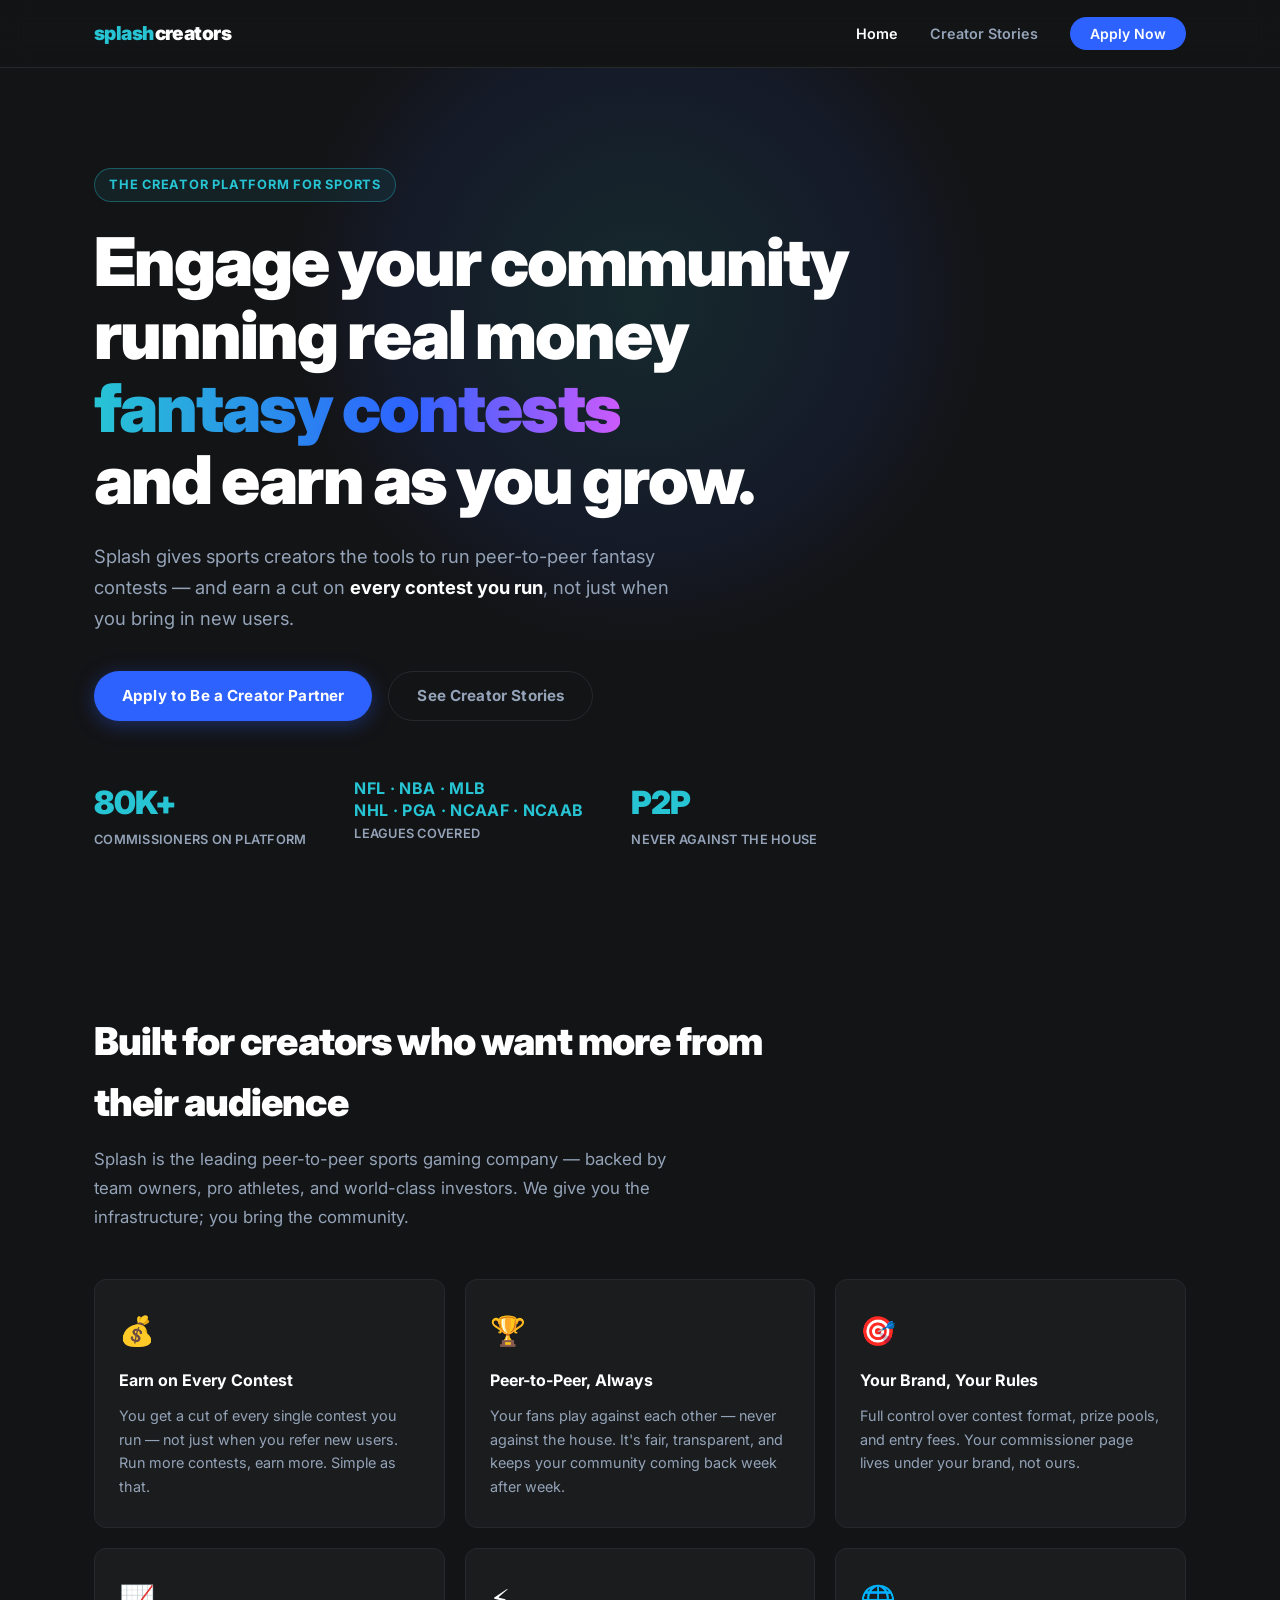
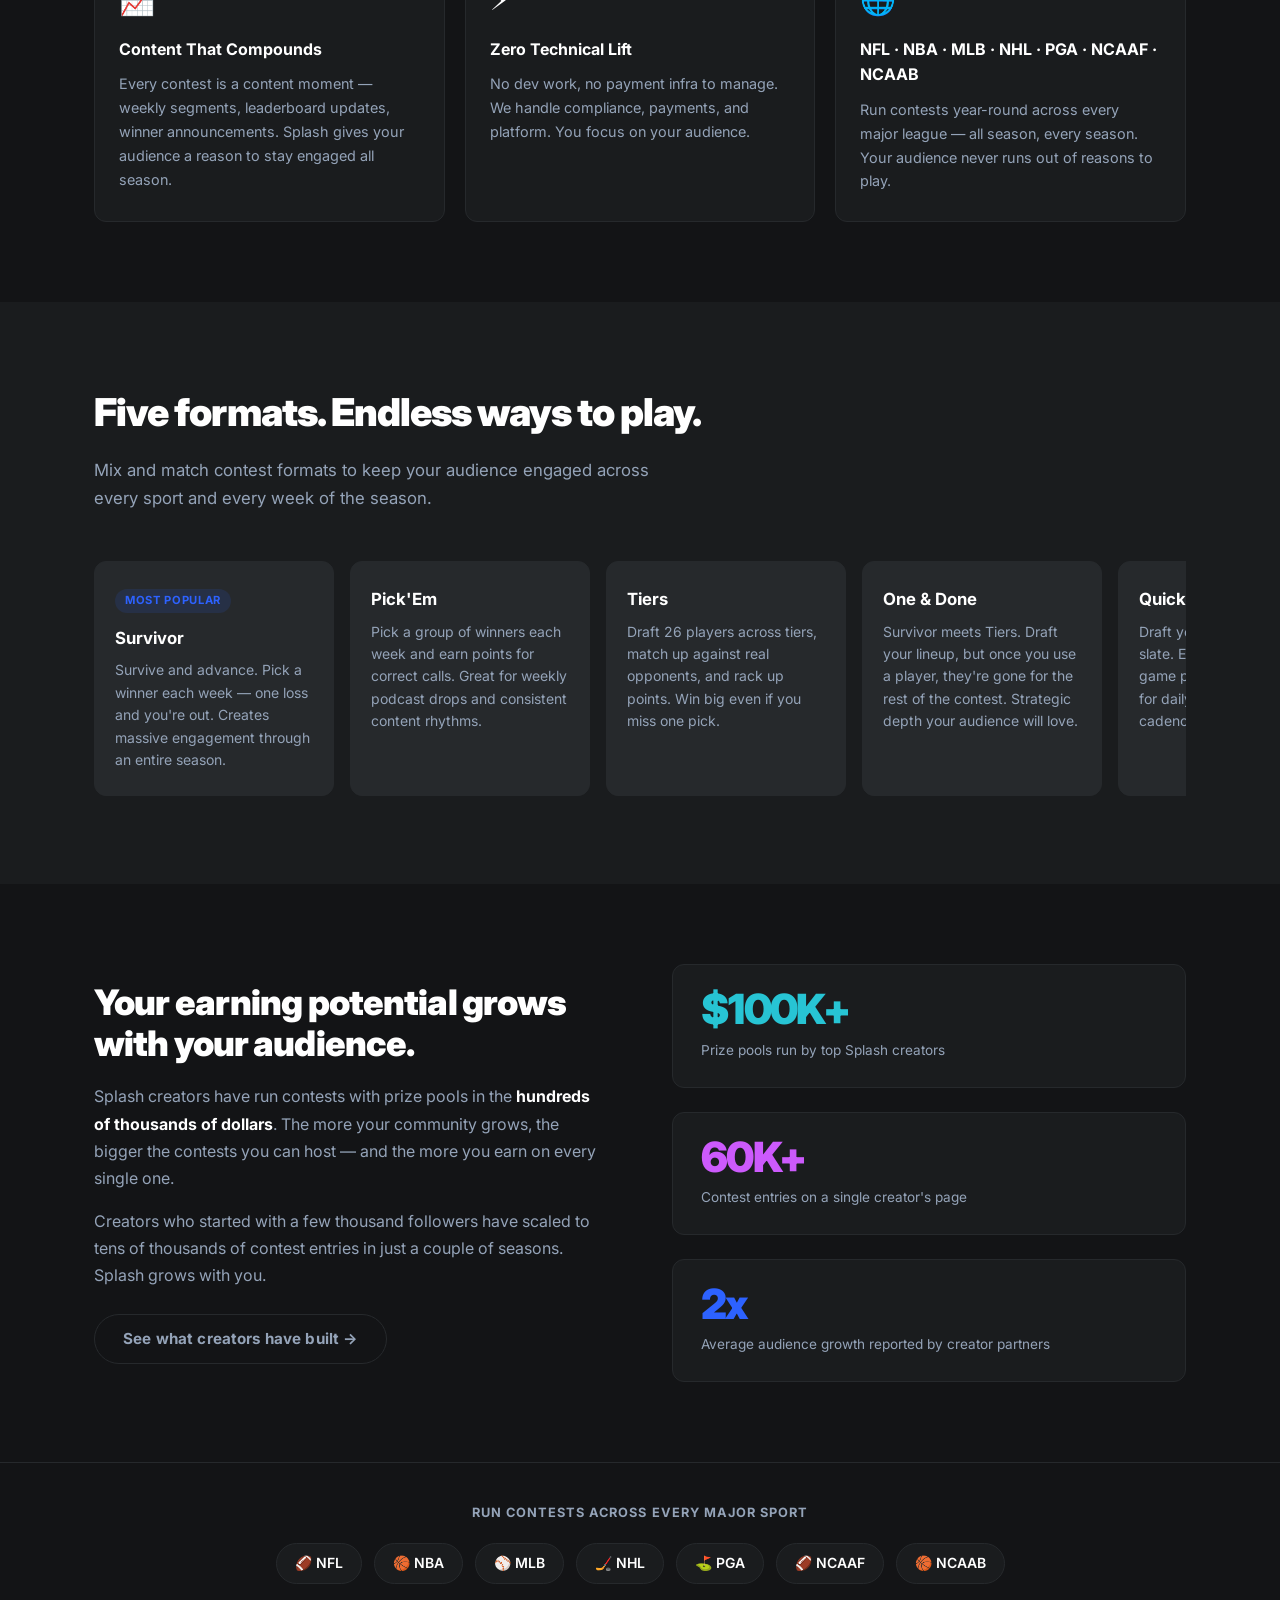
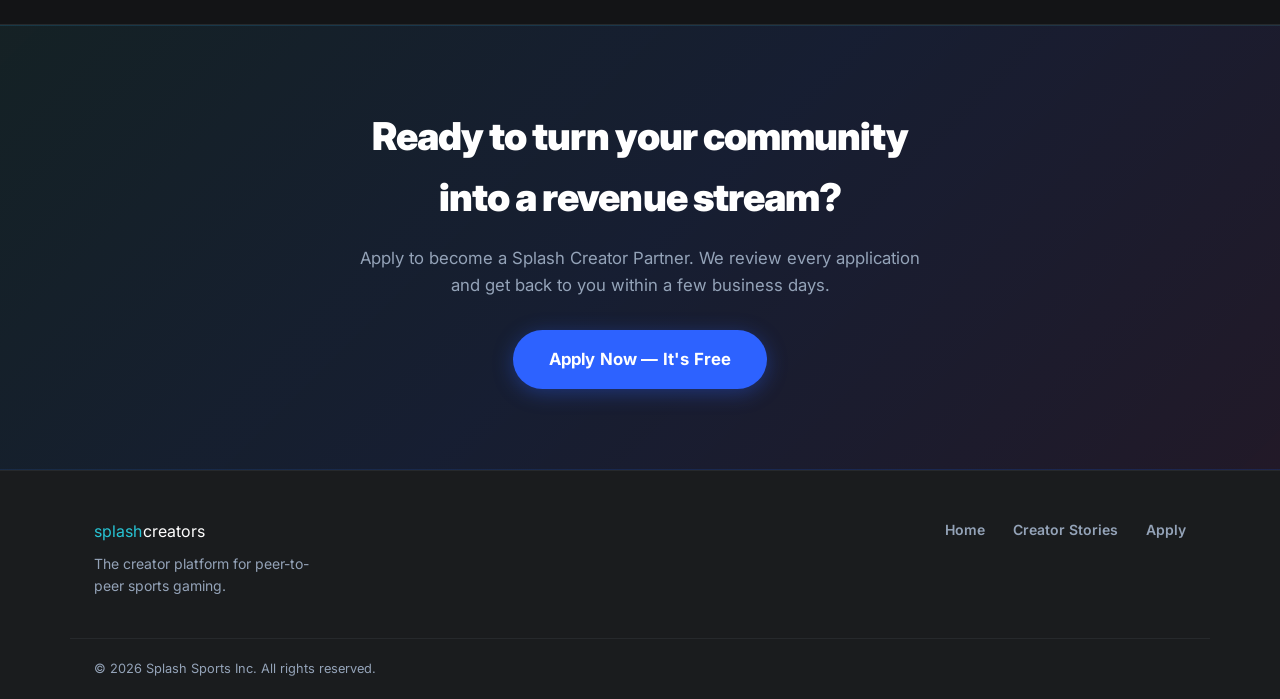
<file: index.html>
<!DOCTYPE html>
<html lang="en">
<head>
  <meta charset="UTF-8">
  <meta name="viewport" content="width=device-width, initial-scale=1.0">
  <meta name="description" content="Turn your sports community into a revenue stream. Run real money fantasy contests on Splash and earn on every single one.">
  <title>Splash Creators — Monetize Your Sports Community</title>
  <link rel="preconnect" href="https://fonts.googleapis.com">
  <link rel="preconnect" href="https://fonts.gstatic.com" crossorigin>
  <link href="https://fonts.googleapis.com/css2?family=Inter:wght@400;600;700;900&display=swap" rel="stylesheet">
  <link rel="stylesheet" href="assets/styles.css">
</head>
<body data-page="home">

  <header class="site-header">
    <nav class="nav container" aria-label="Main navigation">
      <a href="index.html" class="nav-logo" aria-label="Splash Creators home">
        <span class="logo-splash">splash</span><span class="logo-creators">creators</span>
      </a>
      <button class="nav-toggle" aria-label="Toggle navigation" aria-expanded="false">
        <span></span><span></span><span></span>
      </button>
      <ul class="nav-links" role="list">
        <li><a href="index.html" data-nav="home">Home</a></li>
        <li><a href="creator-stories.html" data-nav="stories">Creator Stories</a></li>
        <li><a href="apply.html" data-nav="apply" class="nav-cta">Apply Now</a></li>
      </ul>
    </nav>
  </header>

  <main>

    <!-- Hero -->
    <section class="hero">
      <div class="container hero-inner">
        <div class="hero-badge">The Creator Platform for Sports</div>
        <h1 class="hero-headline">
          Engage your community<br>
          running real money<br>
          <span class="gradient-text">fantasy contests</span><br>
          and earn as you grow.
        </h1>
        <p class="hero-sub">
          Splash gives sports creators the tools to run peer-to-peer fantasy contests — and earn a cut on <strong>every contest you run</strong>, not just when you bring in new users.
        </p>
        <div class="hero-actions">
          <a href="apply.html" class="btn btn-cta">Apply to Be a Creator Partner</a>
          <a href="creator-stories.html" class="btn btn-ghost">See Creator Stories</a>
        </div>
        <div class="hero-stats">
          <div class="stat">
            <span class="stat-value">80K+</span>
            <span class="stat-label">Commissioners on Platform</span>
          </div>
          <div class="stat">
            <span class="stat-value stat-value--sm">NFL · NBA · MLB</span>
            <span class="stat-value stat-value--sm">NHL · PGA · NCAAF · NCAAB</span>
            <span class="stat-label">Leagues Covered</span>
          </div>
          <div class="stat">
            <span class="stat-value">P2P</span>
            <span class="stat-label">Never Against the House</span>
          </div>
        </div>
      </div>
      <div class="hero-glow" aria-hidden="true"></div>
    </section>

    <!-- What is Splash -->
    <section class="what-is-splash section-pad">
      <div class="container">
        <h2 class="section-title">Built for creators who want more from their audience</h2>
        <p class="section-sub">Splash is the leading peer-to-peer sports gaming company — backed by team owners, pro athletes, and world-class investors. We give you the infrastructure; you bring the community.</p>
        <div class="feature-grid">
          <div class="feature-card">
            <div class="feature-icon" aria-hidden="true">💰</div>
            <h3>Earn on Every Contest</h3>
            <p>You get a cut of every single contest you run — not just when you refer new users. Run more contests, earn more. Simple as that.</p>
          </div>
          <div class="feature-card">
            <div class="feature-icon" aria-hidden="true">🏆</div>
            <h3>Peer-to-Peer, Always</h3>
            <p>Your fans play against each other — never against the house. It's fair, transparent, and keeps your community coming back week after week.</p>
          </div>
          <div class="feature-card">
            <div class="feature-icon" aria-hidden="true">🎯</div>
            <h3>Your Brand, Your Rules</h3>
            <p>Full control over contest format, prize pools, and entry fees. Your commissioner page lives under your brand, not ours.</p>
          </div>
          <div class="feature-card">
            <div class="feature-icon" aria-hidden="true">📈</div>
            <h3>Content That Compounds</h3>
            <p>Every contest is a content moment — weekly segments, leaderboard updates, winner announcements. Splash gives your audience a reason to stay engaged all season.</p>
          </div>
          <div class="feature-card">
            <div class="feature-icon" aria-hidden="true">⚡</div>
            <h3>Zero Technical Lift</h3>
            <p>No dev work, no payment infra to manage. We handle compliance, payments, and platform. You focus on your audience.</p>
          </div>
          <div class="feature-card">
            <div class="feature-icon" aria-hidden="true">🌐</div>
            <h3>NFL · NBA · MLB · NHL · PGA · NCAAF · NCAAB</h3>
            <p>Run contests year-round across every major league — all season, every season. Your audience never runs out of reasons to play.</p>
          </div>
        </div>
      </div>
    </section>

    <!-- Game Formats -->
    <section class="game-formats section-pad">
      <div class="container">
        <h2 class="section-title">Five formats. Endless ways to play.</h2>
        <p class="section-sub">Mix and match contest formats to keep your audience engaged across every sport and every week of the season.</p>
        <div class="formats-scroll" role="list">
          <div class="format-card" role="listitem">
            <div class="format-tag">Most Popular</div>
            <h3>Survivor</h3>
            <p>Survive and advance. Pick a winner each week — one loss and you're out. Creates massive engagement through an entire season.</p>
          </div>
          <div class="format-card" role="listitem">
            <h3>Pick'Em</h3>
            <p>Pick a group of winners each week and earn points for correct calls. Great for weekly podcast drops and consistent content rhythms.</p>
          </div>
          <div class="format-card" role="listitem">
            <h3>Tiers</h3>
            <p>Draft 26 players across tiers, match up against real opponents, and rack up points. Win big even if you miss one pick.</p>
          </div>
          <div class="format-card" role="listitem">
            <h3>One & Done</h3>
            <p>Survivor meets Tiers. Draft your lineup, but once you use a player, they're gone for the rest of the contest. Strategic depth your audience will love.</p>
          </div>
          <div class="format-card" role="listitem">
            <h3>Quick Picks</h3>
            <p>Draft your dream squad each slate. Earn points based on in-game performance. Perfect for daily and weekly cadences.</p>
          </div>
        </div>
      </div>
    </section>

    <!-- Earning Potential -->
    <section class="earning-potential section-pad">
      <div class="container">
        <div class="potential-inner">
          <div class="potential-copy">
            <h2>Your earning potential grows with your audience.</h2>
            <p>Splash creators have run contests with prize pools in the <strong>hundreds of thousands of dollars</strong>. The more your community grows, the bigger the contests you can host — and the more you earn on every single one.</p>
            <p>Creators who started with a few thousand followers have scaled to tens of thousands of contest entries in just a couple of seasons. Splash grows with you.</p>
            <a href="creator-stories.html" class="btn btn-ghost">See what creators have built →</a>
          </div>
          <div class="potential-stats">
            <div class="big-stat">
              <span class="big-stat-value accent">$100K+</span>
              <span class="big-stat-label">Prize pools run by top Splash creators</span>
            </div>
            <div class="big-stat">
              <span class="big-stat-value pop">60K+</span>
              <span class="big-stat-label">Contest entries on a single creator's page</span>
            </div>
            <div class="big-stat">
              <span class="big-stat-value blue">2x</span>
              <span class="big-stat-label">Average audience growth reported by creator partners</span>
            </div>
          </div>
        </div>
      </div>
    </section>

    <!-- Sports Leagues -->
    <section class="sports-band section-pad">
      <div class="container">
        <p class="sports-label">Run contests across every major sport</p>
        <div class="sports-list" aria-label="Supported sports leagues">
          <span class="sport-badge">🏈 NFL</span>
          <span class="sport-badge">🏀 NBA</span>
          <span class="sport-badge">⚾ MLB</span>
          <span class="sport-badge">🏒 NHL</span>
          <span class="sport-badge">⛳ PGA</span>
          <span class="sport-badge">🏈 NCAAF</span>
          <span class="sport-badge">🏀 NCAAB</span>
        </div>
      </div>
    </section>

    <!-- CTA Band -->
    <section class="cta-band section-pad">
      <div class="container cta-band-inner">
        <h2>Ready to turn your community into a revenue stream?</h2>
        <p>Apply to become a Splash Creator Partner. We review every application and get back to you within a few business days.</p>
        <a href="apply.html" class="btn btn-cta btn-large">Apply Now — It's Free</a>
      </div>
    </section>

  </main>

  <footer class="site-footer">
    <div class="container footer-inner">
      <div class="footer-brand">
        <span class="logo-splash">splash</span><span class="logo-creators">creators</span>
        <p>The creator platform for peer-to-peer sports gaming.</p>
      </div>
      <nav class="footer-nav" aria-label="Footer navigation">
        <a href="index.html">Home</a>
        <a href="creator-stories.html">Creator Stories</a>
        <a href="apply.html">Apply</a>
      </nav>
    </div>
    <div class="container footer-legal">
      <p>© 2026 Splash Sports Inc. All rights reserved.</p>
    </div>
  </footer>

  <script src="assets/script.js" defer></script>
</body>
</html>
</file>
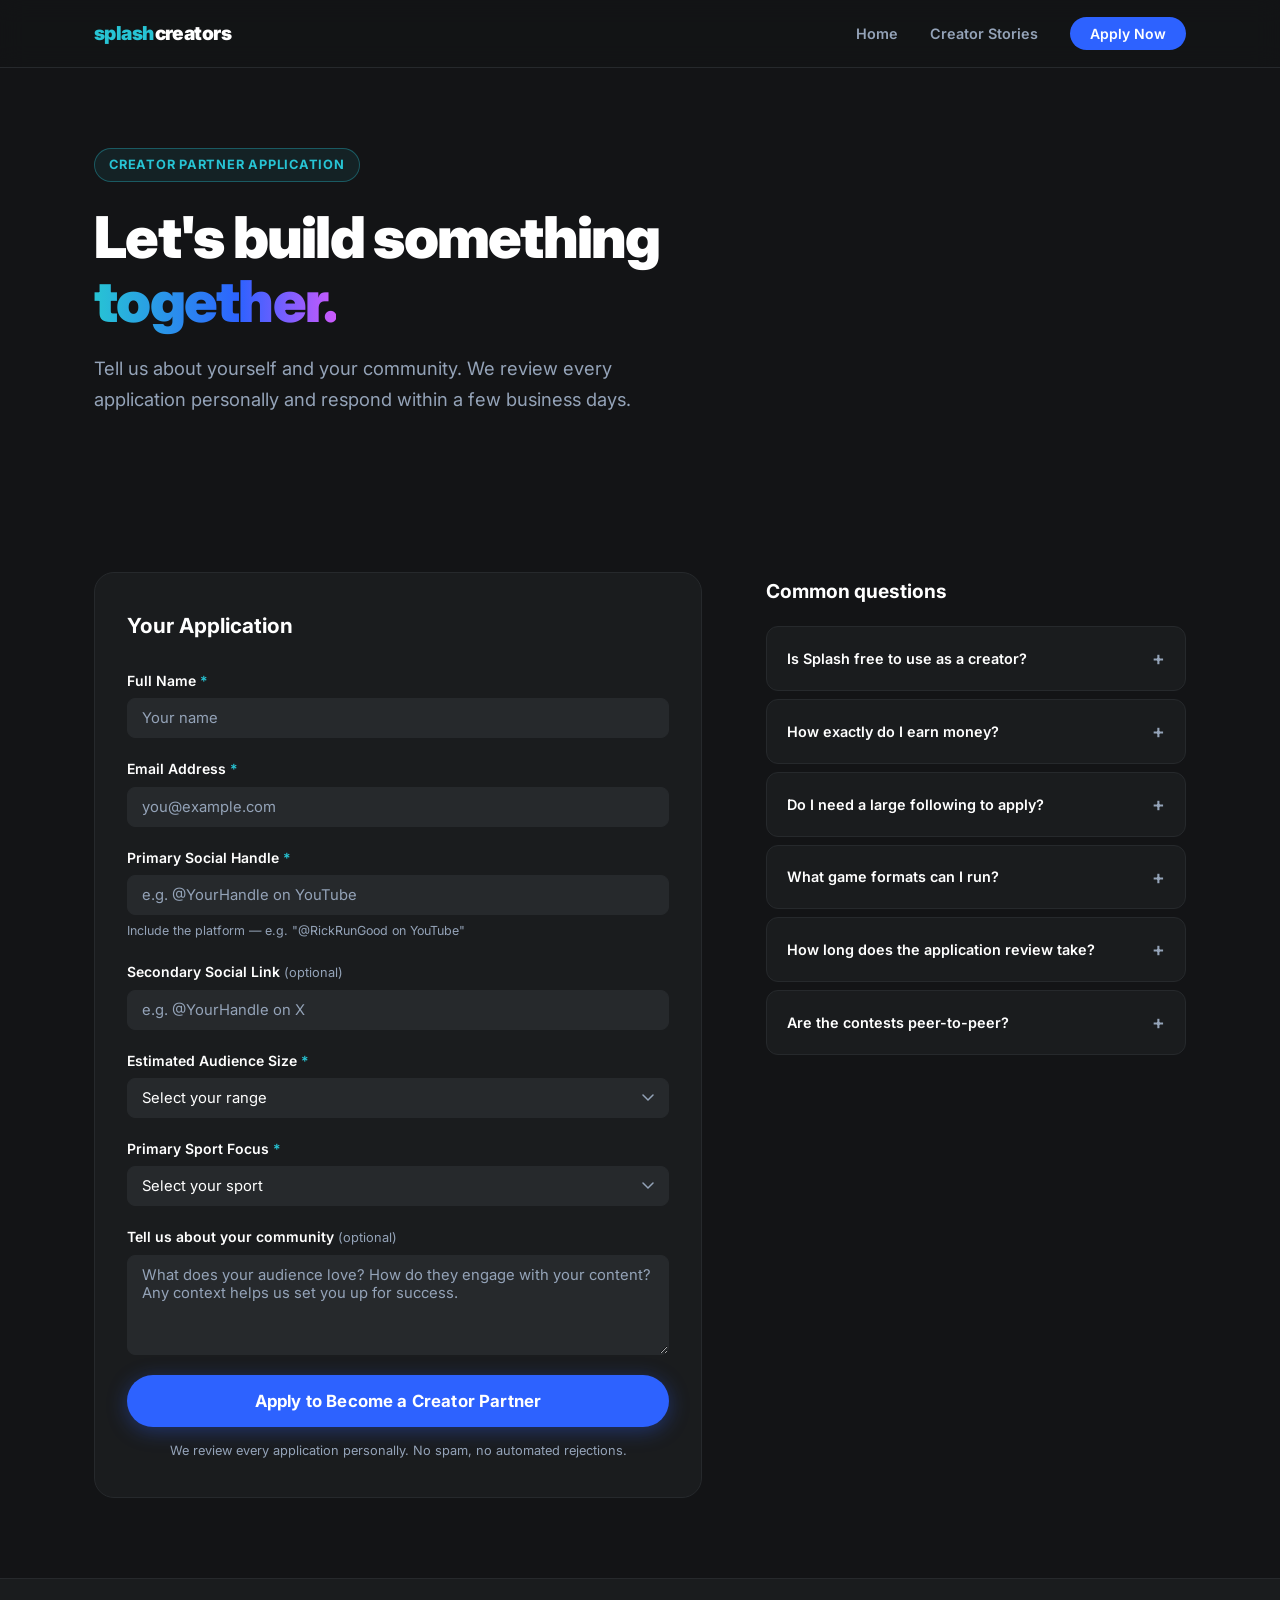
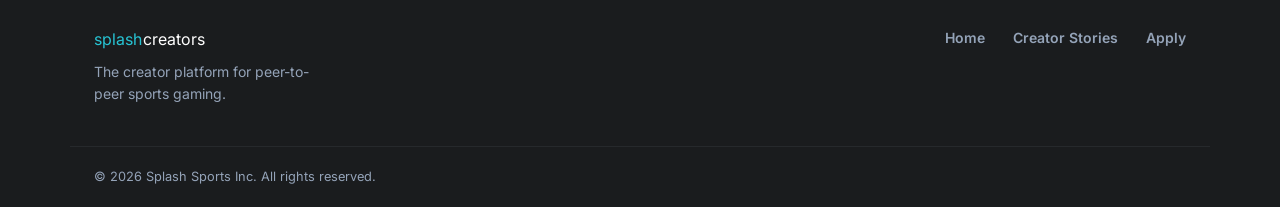
<file: apply.html>
<!DOCTYPE html>
<html lang="en">
<head>
  <meta charset="UTF-8">
  <meta name="viewport" content="width=device-width, initial-scale=1.0">
  <meta name="description" content="Apply to become a Splash Creator Partner. Run real money fantasy contests and earn on every one.">
  <title>Apply — Splash Creators</title>
  <link rel="preconnect" href="https://fonts.googleapis.com">
  <link rel="preconnect" href="https://fonts.gstatic.com" crossorigin>
  <link href="https://fonts.googleapis.com/css2?family=Inter:wght@400;600;700;900&display=swap" rel="stylesheet">
  <link rel="stylesheet" href="assets/styles.css">
</head>
<body data-page="apply">

  <header class="site-header">
    <nav class="nav container" aria-label="Main navigation">
      <a href="index.html" class="nav-logo" aria-label="Splash Creators home">
        <span class="logo-splash">splash</span><span class="logo-creators">creators</span>
      </a>
      <button class="nav-toggle" aria-label="Toggle navigation" aria-expanded="false">
        <span></span><span></span><span></span>
      </button>
      <ul class="nav-links" role="list">
        <li><a href="index.html" data-nav="home">Home</a></li>
        <li><a href="creator-stories.html" data-nav="stories">Creator Stories</a></li>
        <li><a href="apply.html" data-nav="apply" class="nav-cta">Apply Now</a></li>
      </ul>
    </nav>
  </header>

  <main>

    <!-- Apply Hero -->
    <section class="apply-hero section-pad">
      <div class="container apply-hero-inner">
        <div class="hero-badge">Creator Partner Application</div>
        <h1>Let's build something<br><span class="gradient-text">together.</span></h1>
        <p class="hero-sub">Tell us about yourself and your community. We review every application personally and respond within a few business days.</p>
      </div>
    </section>

    <!-- Form + FAQ -->
    <section class="apply-body section-pad">
      <div class="container apply-grid">

        <!-- Application Form -->
        <div class="apply-form-wrap">
          <div id="apply-form-container">
            <form id="apply-form" class="apply-form" novalidate>
              <h2 class="form-title">Your Application</h2>

              <div class="form-group">
                <label for="full-name">Full Name <span class="required" aria-hidden="true">*</span></label>
                <input type="text" id="full-name" name="full_name" placeholder="Your name" required autocomplete="name">
              </div>

              <div class="form-group">
                <label for="email">Email Address <span class="required" aria-hidden="true">*</span></label>
                <input type="email" id="email" name="email" placeholder="you@example.com" required autocomplete="email">
              </div>

              <div class="form-group">
                <label for="primary-social">Primary Social Handle <span class="required" aria-hidden="true">*</span></label>
                <input type="text" id="primary-social" name="primary_social" placeholder="e.g. @YourHandle on YouTube" required>
                <span class="form-hint">Include the platform — e.g. "@RickRunGood on YouTube"</span>
              </div>

              <div class="form-group">
                <label for="secondary-social">Secondary Social Link <span class="optional">(optional)</span></label>
                <input type="text" id="secondary-social" name="secondary_social" placeholder="e.g. @YourHandle on X">
              </div>

              <div class="form-group">
                <label for="audience-size">Estimated Audience Size <span class="required" aria-hidden="true">*</span></label>
                <select id="audience-size" name="audience_size" required>
                  <option value="" disabled selected>Select your range</option>
                  <option value="under-10k">Under 10K</option>
                  <option value="10k-50k">10K – 50K</option>
                  <option value="50k-100k">50K – 100K</option>
                  <option value="100k-500k">100K – 500K</option>
                  <option value="500k-plus">500K+</option>
                </select>
              </div>

              <div class="form-group">
                <label for="sport-focus">Primary Sport Focus <span class="required" aria-hidden="true">*</span></label>
                <select id="sport-focus" name="sport_focus" required>
                  <option value="" disabled selected>Select your sport</option>
                  <option value="nfl">NFL</option>
                  <option value="nba">NBA</option>
                  <option value="mlb">MLB</option>
                  <option value="nhl">NHL</option>
                  <option value="pga">PGA / Golf</option>
                  <option value="ncaaf">NCAAF</option>
                  <option value="ncaab">NCAAB</option>
                  <option value="multi">Multiple Sports</option>
                  <option value="other">Other</option>
                </select>
              </div>

              <div class="form-group">
                <label for="community-bio">Tell us about your community <span class="optional">(optional)</span></label>
                <textarea id="community-bio" name="community_bio" rows="4" placeholder="What does your audience love? How do they engage with your content? Any context helps us set you up for success."></textarea>
              </div>

              <div id="form-error" class="form-error" role="alert" aria-live="polite" hidden>
                Please fill in all required fields before submitting.
              </div>

              <button type="submit" class="btn btn-cta btn-large btn-full">
                Apply to Become a Creator Partner
              </button>

              <p class="form-footnote">We review every application personally. No spam, no automated rejections.</p>
            </form>
          </div>

          <!-- Success State -->
          <div id="apply-success" class="apply-success" hidden aria-live="polite">
            <div class="success-icon" aria-hidden="true">🎉</div>
            <h2>You're in the queue!</h2>
            <p>Thanks for applying to the Splash Creator Partner program. We review every application personally and will be in touch within a few business days.</p>
            <p class="success-sub">In the meantime, check out how other creators are using Splash to grow their communities.</p>
            <a href="creator-stories.html" class="btn btn-ghost">Read Creator Stories</a>
          </div>
        </div>

        <!-- FAQ -->
        <aside class="faq-wrap">
          <h2 class="faq-title">Common questions</h2>
          <div class="faq-list">

            <details class="faq-item">
              <summary class="faq-question">Is Splash free to use as a creator?</summary>
              <div class="faq-answer">
                <p>Yes — there's no upfront cost to become a creator partner. You earn a cut of every contest you run. Splash handles the platform, payments, and compliance.</p>
              </div>
            </details>

            <details class="faq-item">
              <summary class="faq-question">How exactly do I earn money?</summary>
              <div class="faq-answer">
                <p>You earn a revenue share on <strong>every contest you run</strong> — not just when you bring in new users. Run a weekly Pick'Em for your audience? You earn on that. Run a season-long Survivor? You earn on that too. The more contests you run, the more you earn.</p>
              </div>
            </details>

            <details class="faq-item">
              <summary class="faq-question">Do I need a large following to apply?</summary>
              <div class="faq-answer">
                <p>Not necessarily. We look at engagement and community quality, not just follower count. Some of our most successful creator partners started with audiences under 10K. If your audience is passionate about sports, we want to talk.</p>
              </div>
            </details>

            <details class="faq-item">
              <summary class="faq-question">What game formats can I run?</summary>
              <div class="faq-answer">
                <p>You have access to five formats: Survivor, Pick'Em, Tiers, One & Done, and Quick Picks — across NFL, NBA, MLB, NHL, PGA, NCAAF, and NCAAB. You choose which formats fit your content style and audience best.</p>
              </div>
            </details>

            <details class="faq-item">
              <summary class="faq-question">How long does the application review take?</summary>
              <div class="faq-answer">
                <p>We review every application personally and typically respond within a few business days. If we think you're a fit, we'll set up a quick call to walk you through onboarding.</p>
              </div>
            </details>

            <details class="faq-item">
              <summary class="faq-question">Are the contests peer-to-peer?</summary>
              <div class="faq-answer">
                <p>Always. Your fans play against each other — never against the house. This is a core part of how Splash works, and it's what makes the community dynamics so strong.</p>
              </div>
            </details>

          </div>
        </aside>

      </div>
    </section>

  </main>

  <footer class="site-footer">
    <div class="container footer-inner">
      <div class="footer-brand">
        <span class="logo-splash">splash</span><span class="logo-creators">creators</span>
        <p>The creator platform for peer-to-peer sports gaming.</p>
      </div>
      <nav class="footer-nav" aria-label="Footer navigation">
        <a href="index.html">Home</a>
        <a href="creator-stories.html">Creator Stories</a>
        <a href="apply.html">Apply</a>
      </nav>
    </div>
    <div class="container footer-legal">
      <p>© 2026 Splash Sports Inc. All rights reserved.</p>
    </div>
  </footer>

  <script src="assets/script.js" defer></script>
</body>
</html>
</file>
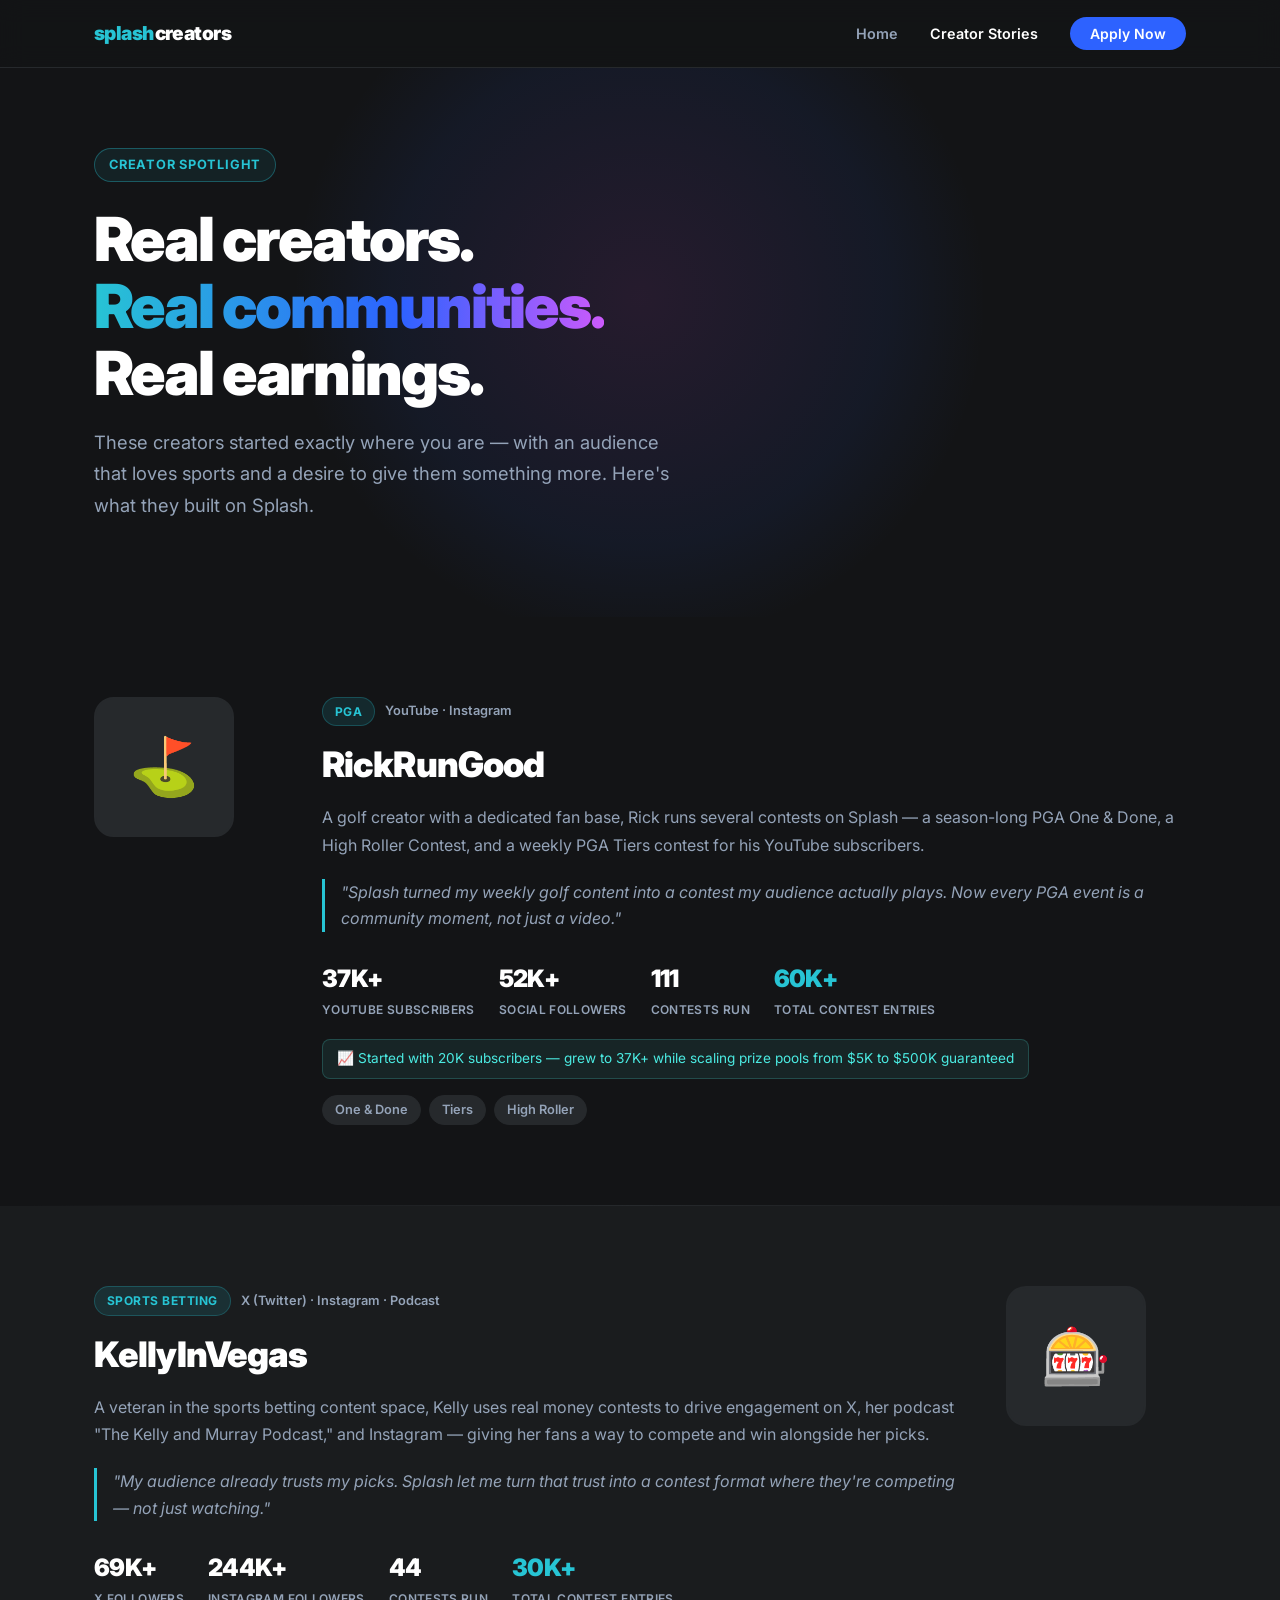
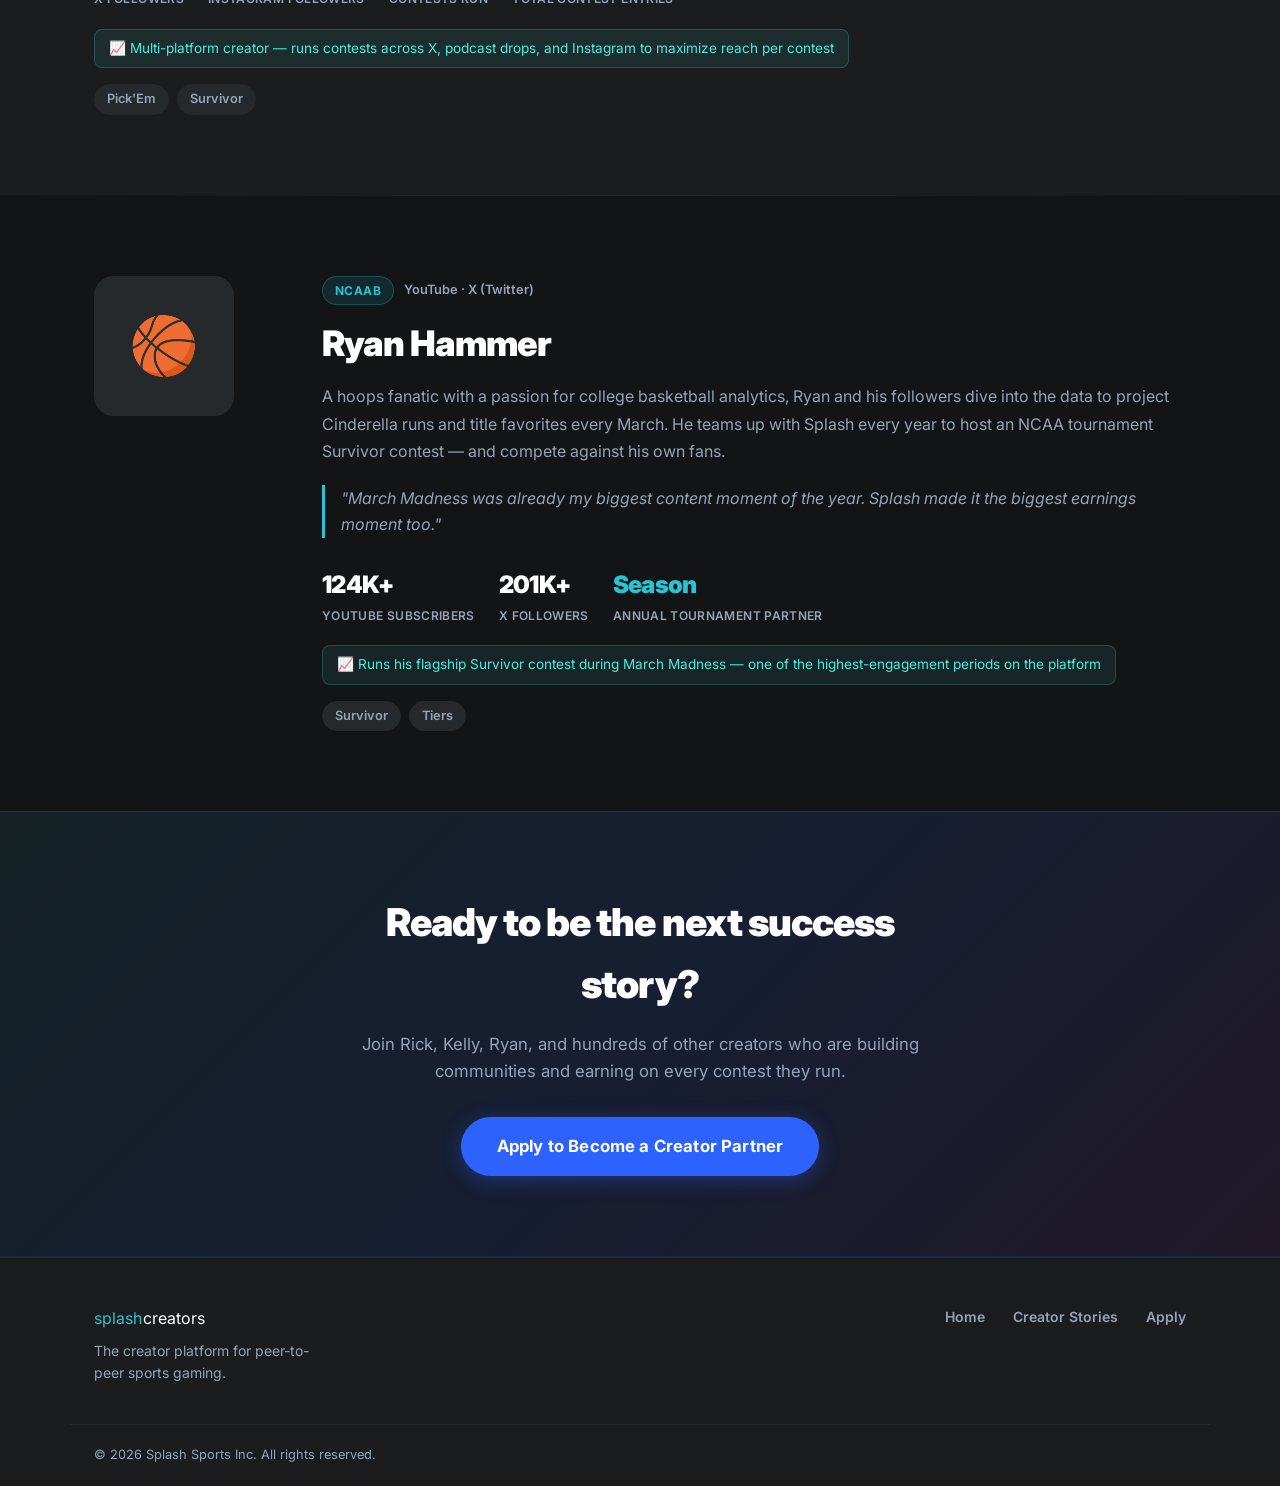
<file: creator-stories.html>
<!DOCTYPE html>
<html lang="en">
<head>
  <meta charset="UTF-8">
  <meta name="viewport" content="width=device-width, initial-scale=1.0">
  <meta name="description" content="Real sports creators using Splash to grow their communities and earn on every contest they run.">
  <title>Creator Stories — Splash Creators</title>
  <link rel="preconnect" href="https://fonts.googleapis.com">
  <link rel="preconnect" href="https://fonts.gstatic.com" crossorigin>
  <link href="https://fonts.googleapis.com/css2?family=Inter:wght@400;600;700;900&display=swap" rel="stylesheet">
  <link rel="stylesheet" href="assets/styles.css">
</head>
<body data-page="stories">

  <header class="site-header">
    <nav class="nav container" aria-label="Main navigation">
      <a href="index.html" class="nav-logo" aria-label="Splash Creators home">
        <span class="logo-splash">splash</span><span class="logo-creators">creators</span>
      </a>
      <button class="nav-toggle" aria-label="Toggle navigation" aria-expanded="false">
        <span></span><span></span><span></span>
      </button>
      <ul class="nav-links" role="list">
        <li><a href="index.html" data-nav="home">Home</a></li>
        <li><a href="creator-stories.html" data-nav="stories">Creator Stories</a></li>
        <li><a href="apply.html" data-nav="apply" class="nav-cta">Apply Now</a></li>
      </ul>
    </nav>
  </header>

  <main>

    <!-- Stories Hero -->
    <section class="stories-hero section-pad">
      <div class="container stories-hero-inner">
        <div class="hero-badge">Creator Spotlight</div>
        <h1>Real creators.<br><span class="gradient-text">Real communities.</span><br>Real earnings.</h1>
        <p class="hero-sub">These creators started exactly where you are — with an audience that loves sports and a desire to give them something more. Here's what they built on Splash.</p>
      </div>
      <div class="hero-glow hero-glow--stories" aria-hidden="true"></div>
    </section>

    <!-- Creator: RickRunGood -->
    <section class="creator-card section-pad" id="rickrungood">
      <div class="container creator-card-inner">
        <div class="creator-avatar" aria-hidden="true">
          <div class="avatar-placeholder avatar--golf">⛳</div>
        </div>
        <div class="creator-content">
          <div class="creator-meta">
            <span class="creator-sport-badge">PGA</span>
            <span class="creator-platform">YouTube · Instagram</span>
          </div>
          <h2 class="creator-name">RickRunGood</h2>
          <p class="creator-bio">A golf creator with a dedicated fan base, Rick runs several contests on Splash — a season-long PGA One & Done, a High Roller Contest, and a weekly PGA Tiers contest for his YouTube subscribers.</p>
          <blockquote class="creator-quote">
            "Splash turned my weekly golf content into a contest my audience actually plays. Now every PGA event is a community moment, not just a video."
          </blockquote>
          <div class="creator-stats-row">
            <div class="creator-stat">
              <span class="creator-stat-value">37K+</span>
              <span class="creator-stat-label">YouTube Subscribers</span>
            </div>
            <div class="creator-stat">
              <span class="creator-stat-value">52K+</span>
              <span class="creator-stat-label">Social Followers</span>
            </div>
            <div class="creator-stat">
              <span class="creator-stat-value">111</span>
              <span class="creator-stat-label">Contests Run</span>
            </div>
            <div class="creator-stat">
              <span class="creator-stat-value accent">60K+</span>
              <span class="creator-stat-label">Total Contest Entries</span>
            </div>
          </div>
          <div class="creator-growth">
            <div class="growth-badge">📈 Started with 20K subscribers — grew to 37K+ while scaling prize pools from $5K to $500K guaranteed</div>
          </div>
          <div class="contest-types">
            <span class="contest-tag">One & Done</span>
            <span class="contest-tag">Tiers</span>
            <span class="contest-tag">High Roller</span>
          </div>
        </div>
      </div>
    </section>

    <div class="creator-divider" aria-hidden="true"></div>

    <!-- Creator: KellyInVegas -->
    <section class="creator-card creator-card--alt section-pad" id="kellyinvegas">
      <div class="container creator-card-inner creator-card-inner--rev">
        <div class="creator-avatar" aria-hidden="true">
          <div class="avatar-placeholder avatar--betting">🎰</div>
        </div>
        <div class="creator-content">
          <div class="creator-meta">
            <span class="creator-sport-badge">Sports Betting</span>
            <span class="creator-platform">X (Twitter) · Instagram · Podcast</span>
          </div>
          <h2 class="creator-name">KellyInVegas</h2>
          <p class="creator-bio">A veteran in the sports betting content space, Kelly uses real money contests to drive engagement on X, her podcast "The Kelly and Murray Podcast," and Instagram — giving her fans a way to compete and win alongside her picks.</p>
          <blockquote class="creator-quote">
            "My audience already trusts my picks. Splash let me turn that trust into a contest format where they're competing — not just watching."
          </blockquote>
          <div class="creator-stats-row">
            <div class="creator-stat">
              <span class="creator-stat-value">69K+</span>
              <span class="creator-stat-label">X Followers</span>
            </div>
            <div class="creator-stat">
              <span class="creator-stat-value">244K+</span>
              <span class="creator-stat-label">Instagram Followers</span>
            </div>
            <div class="creator-stat">
              <span class="creator-stat-value">44</span>
              <span class="creator-stat-label">Contests Run</span>
            </div>
            <div class="creator-stat">
              <span class="creator-stat-value accent">30K+</span>
              <span class="creator-stat-label">Total Contest Entries</span>
            </div>
          </div>
          <div class="creator-growth">
            <div class="growth-badge">📈 Multi-platform creator — runs contests across X, podcast drops, and Instagram to maximize reach per contest</div>
          </div>
          <div class="contest-types">
            <span class="contest-tag">Pick'Em</span>
            <span class="contest-tag">Survivor</span>
          </div>
        </div>
      </div>
    </section>

    <div class="creator-divider" aria-hidden="true"></div>

    <!-- Creator: Ryan Hammer -->
    <section class="creator-card section-pad" id="ryan-hammer">
      <div class="container creator-card-inner">
        <div class="creator-avatar" aria-hidden="true">
          <div class="avatar-placeholder avatar--hoops">🏀</div>
        </div>
        <div class="creator-content">
          <div class="creator-meta">
            <span class="creator-sport-badge">NCAAB</span>
            <span class="creator-platform">YouTube · X (Twitter)</span>
          </div>
          <h2 class="creator-name">Ryan Hammer</h2>
          <p class="creator-bio">A hoops fanatic with a passion for college basketball analytics, Ryan and his followers dive into the data to project Cinderella runs and title favorites every March. He teams up with Splash every year to host an NCAA tournament Survivor contest — and compete against his own fans.</p>
          <blockquote class="creator-quote">
            "March Madness was already my biggest content moment of the year. Splash made it the biggest earnings moment too."
          </blockquote>
          <div class="creator-stats-row">
            <div class="creator-stat">
              <span class="creator-stat-value">124K+</span>
              <span class="creator-stat-label">YouTube Subscribers</span>
            </div>
            <div class="creator-stat">
              <span class="creator-stat-value">201K+</span>
              <span class="creator-stat-label">X Followers</span>
            </div>
            <div class="creator-stat">
              <span class="creator-stat-value accent">Season</span>
              <span class="creator-stat-label">Annual tournament partner</span>
            </div>
          </div>
          <div class="creator-growth">
            <div class="growth-badge">📈 Runs his flagship Survivor contest during March Madness — one of the highest-engagement periods on the platform</div>
          </div>
          <div class="contest-types">
            <span class="contest-tag">Survivor</span>
            <span class="contest-tag">Tiers</span>
          </div>
        </div>
      </div>
    </section>

    <!-- CTA Band -->
    <section class="cta-band section-pad">
      <div class="container cta-band-inner">
        <h2>Ready to be the next success story?</h2>
        <p>Join Rick, Kelly, Ryan, and hundreds of other creators who are building communities and earning on every contest they run.</p>
        <a href="apply.html" class="btn btn-cta btn-large">Apply to Become a Creator Partner</a>
      </div>
    </section>

  </main>

  <footer class="site-footer">
    <div class="container footer-inner">
      <div class="footer-brand">
        <span class="logo-splash">splash</span><span class="logo-creators">creators</span>
        <p>The creator platform for peer-to-peer sports gaming.</p>
      </div>
      <nav class="footer-nav" aria-label="Footer navigation">
        <a href="index.html">Home</a>
        <a href="creator-stories.html">Creator Stories</a>
        <a href="apply.html">Apply</a>
      </nav>
    </div>
    <div class="container footer-legal">
      <p>© 2026 Splash Sports Inc. All rights reserved.</p>
    </div>
  </footer>

  <script src="assets/script.js" defer></script>
</body>
</html>
</file>
<file: assets/styles.css>
/* ─── Custom Properties ─────────────────────────────────────────── */
:root {
  --color-bg:           #131416;
  --color-surface:      #1a1c1e;
  --color-surface-2:    #26292c;
  --color-accent:       #27c4d4;
  --color-accent-bright:#4bebe2;
  --color-cta:          #2d62ff;
  --color-pop:          #cc5afc;
  --color-text:         #ffffff;
  --color-text-muted:   #94a3b8;
  --color-border:       #26292c;

  --font-sans: 'Inter', system-ui, -apple-system, sans-serif;
  --radius-sm: 8px;
  --radius-md: 12px;
  --radius-lg: 20px;
  --radius-pill: 999px;

  --max-w: 1140px;
  --nav-h: 68px;
}

/* ─── Reset ─────────────────────────────────────────────────────── */
*, *::before, *::after { box-sizing: border-box; margin: 0; padding: 0; }
html { scroll-behavior: smooth; -webkit-text-size-adjust: 100%; }
body {
  font-family: var(--font-sans);
  background: var(--color-bg);
  color: var(--color-text);
  line-height: 1.6;
  min-height: 100vh;
}
img, svg { max-width: 100%; display: block; }
a { color: inherit; text-decoration: none; }
ul { list-style: none; }
button { font-family: inherit; cursor: pointer; border: none; background: none; }

/* ─── Utility ────────────────────────────────────────────────────── */
.container {
  width: 100%;
  max-width: var(--max-w);
  margin-inline: auto;
  padding-inline: 24px;
}
.section-pad { padding-block: 80px; }
.gradient-text {
  background: linear-gradient(90deg, var(--color-accent) 0%, var(--color-cta) 60%, var(--color-pop) 100%);
  -webkit-background-clip: text;
  -webkit-text-fill-color: transparent;
  background-clip: text;
}
.accent { color: var(--color-accent); }
.pop { color: var(--color-pop); }
.blue { color: var(--color-cta); }

/* ─── Buttons ────────────────────────────────────────────────────── */
.btn {
  display: inline-flex;
  align-items: center;
  justify-content: center;
  padding: 12px 28px;
  border-radius: var(--radius-pill);
  font-size: 0.95rem;
  font-weight: 700;
  letter-spacing: 0.01em;
  transition: opacity 0.15s, transform 0.15s, box-shadow 0.15s;
  white-space: nowrap;
}
.btn:hover { opacity: 0.88; transform: translateY(-1px); }
.btn:focus-visible { outline: 2px solid var(--color-accent); outline-offset: 3px; }

.btn-cta {
  background: var(--color-cta);
  color: #fff;
  box-shadow: 0 4px 20px rgba(45, 98, 255, 0.35);
}
.btn-cta:hover { box-shadow: 0 6px 28px rgba(45, 98, 255, 0.5); }

.btn-ghost {
  background: transparent;
  color: var(--color-text-muted);
  border: 1.5px solid var(--color-border);
}
.btn-ghost:hover { color: var(--color-text); border-color: var(--color-text-muted); }

.btn-large { padding: 16px 36px; font-size: 1.05rem; }
.btn-full { width: 100%; }

/* ─── Navigation ─────────────────────────────────────────────────── */
.site-header {
  position: sticky;
  top: 0;
  z-index: 100;
  height: var(--nav-h);
  background: rgba(19, 20, 22, 0.85);
  backdrop-filter: blur(12px);
  -webkit-backdrop-filter: blur(12px);
  border-bottom: 1px solid var(--color-border);
}
.nav {
  display: flex;
  align-items: center;
  justify-content: space-between;
  height: 100%;
}
.nav-logo {
  font-size: 1.2rem;
  font-weight: 900;
  letter-spacing: -0.03em;
}
.logo-splash { color: var(--color-accent); }
.logo-creators { color: var(--color-text); margin-left: 1px; }

.nav-links {
  display: flex;
  align-items: center;
  gap: 32px;
}
.nav-links a {
  font-size: 0.9rem;
  font-weight: 600;
  color: var(--color-text-muted);
  transition: color 0.15s;
}
.nav-links a:hover,
.nav-links a.is-active { color: var(--color-text); }
.nav-links a.nav-cta {
  background: var(--color-cta);
  color: #fff;
  padding: 8px 20px;
  border-radius: var(--radius-pill);
  font-size: 0.875rem;
}
.nav-links a.nav-cta:hover { opacity: 0.85; }

.nav-toggle {
  display: none;
  flex-direction: column;
  gap: 5px;
  padding: 4px;
}
.nav-toggle span {
  display: block;
  width: 24px;
  height: 2px;
  background: var(--color-text);
  border-radius: 2px;
  transition: transform 0.2s, opacity 0.2s;
}

/* ─── Hero ───────────────────────────────────────────────────────── */
.hero {
  position: relative;
  overflow: hidden;
  padding-block: 100px 80px;
}
.hero-inner { position: relative; z-index: 1; }
.hero-glow {
  position: absolute;
  top: -120px;
  left: 50%;
  transform: translateX(-50%);
  width: 700px;
  height: 700px;
  border-radius: 50%;
  background: radial-gradient(circle, rgba(39, 196, 212, 0.12) 0%, rgba(45, 98, 255, 0.08) 50%, transparent 70%);
  pointer-events: none;
}
.hero-glow--stories {
  background: radial-gradient(circle, rgba(204, 90, 252, 0.1) 0%, rgba(45, 98, 255, 0.07) 50%, transparent 70%);
}
.hero-badge {
  display: inline-block;
  padding: 6px 14px;
  border-radius: var(--radius-pill);
  border: 1px solid rgba(39, 196, 212, 0.35);
  background: rgba(39, 196, 212, 0.08);
  color: var(--color-accent);
  font-size: 0.8rem;
  font-weight: 700;
  letter-spacing: 0.06em;
  text-transform: uppercase;
  margin-bottom: 24px;
}
.hero-headline {
  font-size: clamp(2.4rem, 6vw, 4.2rem);
  font-weight: 900;
  line-height: 1.08;
  letter-spacing: -0.03em;
  margin-bottom: 24px;
  max-width: 780px;
}
.hero-sub {
  font-size: 1.15rem;
  color: var(--color-text-muted);
  max-width: 600px;
  margin-bottom: 36px;
  line-height: 1.7;
}
.hero-sub strong { color: var(--color-text); }
.hero-actions {
  display: flex;
  gap: 16px;
  flex-wrap: wrap;
  margin-bottom: 56px;
}
.hero-stats {
  display: flex;
  gap: 48px;
  flex-wrap: wrap;
}
.stat-value {
  display: block;
  font-size: 2rem;
  font-weight: 900;
  color: var(--color-accent);
  letter-spacing: -0.03em;
}
.stat-label {
  display: block;
  font-size: 0.8rem;
  color: var(--color-text-muted);
  font-weight: 600;
  letter-spacing: 0.02em;
  text-transform: uppercase;
  margin-top: 2px;
}
.stat-value--sm {
  display: block;
  font-size: 1rem;
  font-weight: 700;
  color: var(--color-accent);
  letter-spacing: 0.02em;
  line-height: 1.4;
}

/* ─── Section headers ────────────────────────────────────────────── */
.section-title {
  font-size: clamp(1.6rem, 3.5vw, 2.4rem);
  font-weight: 900;
  letter-spacing: -0.025em;
  margin-bottom: 12px;
  max-width: 680px;
}
.section-sub {
  font-size: 1.05rem;
  color: var(--color-text-muted);
  max-width: 600px;
  margin-bottom: 48px;
  line-height: 1.7;
}

/* ─── Feature Grid ───────────────────────────────────────────────── */
.feature-grid {
  display: grid;
  grid-template-columns: repeat(3, 1fr);
  gap: 20px;
}
.feature-card {
  background: var(--color-surface);
  border: 1px solid var(--color-border);
  border-radius: var(--radius-md);
  padding: 28px 24px;
  transition: border-color 0.2s, transform 0.2s;
}
.feature-card:hover {
  border-color: rgba(39, 196, 212, 0.3);
  transform: translateY(-2px);
}
.feature-icon { font-size: 1.8rem; margin-bottom: 14px; }
.feature-card h3 {
  font-size: 1rem;
  font-weight: 700;
  margin-bottom: 10px;
}
.feature-card p {
  font-size: 0.9rem;
  color: var(--color-text-muted);
  line-height: 1.65;
}

/* ─── Game Formats ───────────────────────────────────────────────── */
.game-formats { background: var(--color-surface); }
.formats-scroll {
  display: flex;
  gap: 16px;
  overflow-x: auto;
  padding-bottom: 8px;
  scrollbar-width: thin;
  scrollbar-color: var(--color-border) transparent;
}
.formats-scroll::-webkit-scrollbar { height: 4px; }
.formats-scroll::-webkit-scrollbar-track { background: transparent; }
.formats-scroll::-webkit-scrollbar-thumb { background: var(--color-border); border-radius: 2px; }
.format-card {
  flex: 0 0 240px;
  background: var(--color-surface-2);
  border: 1px solid var(--color-border);
  border-radius: var(--radius-md);
  padding: 24px 20px;
  position: relative;
  transition: border-color 0.2s;
}
.format-card:hover { border-color: rgba(45, 98, 255, 0.4); }
.format-tag {
  display: inline-block;
  font-size: 0.7rem;
  font-weight: 700;
  text-transform: uppercase;
  letter-spacing: 0.06em;
  color: var(--color-cta);
  background: rgba(45, 98, 255, 0.12);
  border-radius: var(--radius-pill);
  padding: 3px 10px;
  margin-bottom: 12px;
}
.format-card h3 {
  font-size: 1.05rem;
  font-weight: 700;
  margin-bottom: 8px;
}
.format-card p {
  font-size: 0.875rem;
  color: var(--color-text-muted);
  line-height: 1.6;
}

/* ─── Earning Potential ──────────────────────────────────────────── */
.potential-inner {
  display: grid;
  grid-template-columns: 1fr 1fr;
  gap: 64px;
  align-items: center;
}
.potential-copy h2 {
  font-size: clamp(1.5rem, 3vw, 2.2rem);
  font-weight: 900;
  letter-spacing: -0.025em;
  margin-bottom: 20px;
  line-height: 1.15;
}
.potential-copy p {
  color: var(--color-text-muted);
  margin-bottom: 16px;
  line-height: 1.7;
}
.potential-copy strong { color: var(--color-text); }
.potential-copy .btn { margin-top: 8px; }
.potential-stats { display: flex; flex-direction: column; gap: 24px; }
.big-stat {
  background: var(--color-surface);
  border: 1px solid var(--color-border);
  border-radius: var(--radius-md);
  padding: 24px 28px;
}
.big-stat-value {
  display: block;
  font-size: 2.6rem;
  font-weight: 900;
  letter-spacing: -0.04em;
  line-height: 1;
  margin-bottom: 6px;
}
.big-stat-value.accent { color: var(--color-accent); }
.big-stat-value.pop { color: var(--color-pop); }
.big-stat-value.blue { color: var(--color-cta); }
.big-stat-label {
  font-size: 0.85rem;
  color: var(--color-text-muted);
  line-height: 1.4;
}

/* ─── Sports Band ────────────────────────────────────────────────── */
.sports-band {
  border-top: 1px solid var(--color-border);
  border-bottom: 1px solid var(--color-border);
  padding-block: 40px;
}
.sports-label {
  text-align: center;
  font-size: 0.8rem;
  font-weight: 700;
  letter-spacing: 0.08em;
  text-transform: uppercase;
  color: var(--color-text-muted);
  margin-bottom: 20px;
}
.sports-list {
  display: flex;
  justify-content: center;
  flex-wrap: wrap;
  gap: 12px;
}
.sport-badge {
  background: var(--color-surface);
  border: 1px solid var(--color-border);
  border-radius: var(--radius-pill);
  padding: 8px 18px;
  font-size: 0.875rem;
  font-weight: 600;
}

/* ─── CTA Band ───────────────────────────────────────────────────── */
.cta-band {
  background: linear-gradient(135deg, rgba(39, 196, 212, 0.08) 0%, rgba(45, 98, 255, 0.12) 50%, rgba(204, 90, 252, 0.08) 100%);
  border-top: 1px solid rgba(39, 196, 212, 0.15);
  border-bottom: 1px solid rgba(45, 98, 255, 0.15);
}
.cta-band-inner {
  text-align: center;
  max-width: 640px;
}
.cta-band h2 {
  font-size: clamp(1.6rem, 3vw, 2.4rem);
  font-weight: 900;
  letter-spacing: -0.025em;
  margin-bottom: 16px;
}
.cta-band p {
  color: var(--color-text-muted);
  margin-bottom: 32px;
  font-size: 1.05rem;
}

/* ─── Footer ─────────────────────────────────────────────────────── */
.site-footer {
  background: var(--color-surface);
  border-top: 1px solid var(--color-border);
  padding-top: 48px;
}
.footer-inner {
  display: flex;
  justify-content: space-between;
  align-items: flex-start;
  gap: 40px;
  padding-bottom: 40px;
}
.footer-brand p {
  font-size: 0.875rem;
  color: var(--color-text-muted);
  margin-top: 8px;
  max-width: 240px;
}
.footer-nav {
  display: flex;
  gap: 28px;
  flex-wrap: wrap;
}
.footer-nav a {
  font-size: 0.875rem;
  color: var(--color-text-muted);
  font-weight: 600;
  transition: color 0.15s;
}
.footer-nav a:hover { color: var(--color-text); }
.footer-legal {
  padding-block: 20px;
  border-top: 1px solid var(--color-border);
}
.footer-legal p {
  font-size: 0.8rem;
  color: var(--color-text-muted);
}

/* ─── Stories Hero ───────────────────────────────────────────────── */
.stories-hero { position: relative; overflow: hidden; padding-block: 80px 60px; }
.stories-hero-inner { position: relative; z-index: 1; }
.stories-hero h1 {
  font-size: clamp(2.2rem, 5vw, 3.8rem);
  font-weight: 900;
  letter-spacing: -0.03em;
  line-height: 1.1;
  margin-bottom: 20px;
}

/* ─── Creator Cards ──────────────────────────────────────────────── */
.creator-card { background: var(--color-bg); }
.creator-card--alt { background: var(--color-surface); }
.creator-card-inner {
  display: grid;
  grid-template-columns: 180px 1fr;
  gap: 48px;
  align-items: flex-start;
}
.creator-card-inner--rev { direction: rtl; }
.creator-card-inner--rev > * { direction: ltr; }
.avatar-placeholder {
  width: 140px;
  height: 140px;
  border-radius: var(--radius-lg);
  background: var(--color-surface-2);
  border: 2px solid var(--color-border);
  display: flex;
  align-items: center;
  justify-content: center;
  font-size: 3.5rem;
}
.creator-meta {
  display: flex;
  align-items: center;
  gap: 10px;
  margin-bottom: 10px;
  flex-wrap: wrap;
}
.creator-sport-badge {
  background: rgba(39, 196, 212, 0.12);
  color: var(--color-accent);
  border: 1px solid rgba(39, 196, 212, 0.25);
  border-radius: var(--radius-pill);
  padding: 4px 12px;
  font-size: 0.75rem;
  font-weight: 700;
  letter-spacing: 0.04em;
  text-transform: uppercase;
}
.creator-platform {
  font-size: 0.8rem;
  color: var(--color-text-muted);
  font-weight: 600;
}
.creator-name {
  font-size: clamp(1.6rem, 3vw, 2.2rem);
  font-weight: 900;
  letter-spacing: -0.025em;
  margin-bottom: 12px;
}
.creator-bio {
  color: var(--color-text-muted);
  margin-bottom: 20px;
  line-height: 1.7;
}
.creator-quote {
  border-left: 3px solid var(--color-accent);
  padding-left: 16px;
  font-style: italic;
  color: var(--color-text-muted);
  margin-bottom: 28px;
  line-height: 1.65;
}
.creator-stats-row {
  display: flex;
  gap: 24px;
  flex-wrap: wrap;
  margin-bottom: 20px;
}
.creator-stat-value {
  display: block;
  font-size: 1.5rem;
  font-weight: 900;
  letter-spacing: -0.03em;
}
.creator-stat-value.accent { color: var(--color-accent); }
.creator-stat-label {
  display: block;
  font-size: 0.75rem;
  color: var(--color-text-muted);
  font-weight: 600;
  text-transform: uppercase;
  letter-spacing: 0.03em;
  margin-top: 2px;
}
.growth-badge {
  display: inline-block;
  background: rgba(75, 235, 226, 0.08);
  border: 1px solid rgba(75, 235, 226, 0.2);
  border-radius: var(--radius-sm);
  padding: 8px 14px;
  font-size: 0.85rem;
  color: var(--color-accent-bright);
  margin-bottom: 16px;
}
.contest-types { display: flex; gap: 8px; flex-wrap: wrap; }
.contest-tag {
  background: var(--color-surface-2);
  border: 1px solid var(--color-border);
  border-radius: var(--radius-pill);
  padding: 4px 12px;
  font-size: 0.8rem;
  font-weight: 600;
  color: var(--color-text-muted);
}
.creator-divider {
  height: 1px;
  background: linear-gradient(90deg, transparent, var(--color-border), transparent);
  margin-inline: 24px;
}

/* ─── Apply Page ─────────────────────────────────────────────────── */
.apply-hero { padding-block: 80px 40px; }
.apply-hero-inner h1 {
  font-size: clamp(2.2rem, 5vw, 3.6rem);
  font-weight: 900;
  letter-spacing: -0.03em;
  line-height: 1.1;
  margin-bottom: 20px;
}
.apply-grid {
  display: grid;
  grid-template-columns: 1fr 420px;
  gap: 64px;
  align-items: flex-start;
}
.apply-form {
  background: var(--color-surface);
  border: 1px solid var(--color-border);
  border-radius: var(--radius-lg);
  padding: 36px 32px;
}
.form-title {
  font-size: 1.3rem;
  font-weight: 700;
  margin-bottom: 28px;
}
.form-group {
  display: flex;
  flex-direction: column;
  gap: 6px;
  margin-bottom: 20px;
}
.form-group label {
  font-size: 0.875rem;
  font-weight: 600;
  color: var(--color-text);
}
.required { color: var(--color-accent); }
.optional { color: var(--color-text-muted); font-weight: 400; font-size: 0.8rem; }
.form-hint { font-size: 0.78rem; color: var(--color-text-muted); }
.form-group input,
.form-group select,
.form-group textarea {
  background: var(--color-surface-2);
  border: 1.5px solid var(--color-border);
  border-radius: var(--radius-sm);
  color: var(--color-text);
  font-family: var(--font-sans);
  font-size: 0.925rem;
  padding: 10px 14px;
  transition: border-color 0.15s;
  appearance: none;
  -webkit-appearance: none;
}
.form-group input::placeholder,
.form-group textarea::placeholder { color: var(--color-text-muted); }
.form-group input:focus,
.form-group select:focus,
.form-group textarea:focus {
  outline: none;
  border-color: var(--color-accent);
}
.form-group select {
  background-image: url("data:image/svg+xml,%3Csvg xmlns='http://www.w3.org/2000/svg' width='12' height='8' viewBox='0 0 12 8'%3E%3Cpath d='M1 1l5 5 5-5' stroke='%2394a3b8' stroke-width='1.5' fill='none' stroke-linecap='round'/%3E%3C/svg%3E");
  background-repeat: no-repeat;
  background-position: right 14px center;
  padding-right: 36px;
  cursor: pointer;
}
.form-group textarea { resize: vertical; min-height: 100px; }
.form-error {
  background: rgba(255, 80, 80, 0.1);
  border: 1px solid rgba(255, 80, 80, 0.3);
  border-radius: var(--radius-sm);
  color: #ff8080;
  font-size: 0.875rem;
  padding: 10px 14px;
  margin-bottom: 16px;
}
.form-footnote {
  text-align: center;
  font-size: 0.8rem;
  color: var(--color-text-muted);
  margin-top: 14px;
}

/* Success State */
.apply-success {
  background: var(--color-surface);
  border: 1px solid rgba(39, 196, 212, 0.25);
  border-radius: var(--radius-lg);
  padding: 48px 32px;
  text-align: center;
}
.success-icon { font-size: 3rem; margin-bottom: 20px; }
.apply-success h2 {
  font-size: 1.8rem;
  font-weight: 900;
  margin-bottom: 16px;
}
.apply-success p {
  color: var(--color-text-muted);
  margin-bottom: 12px;
  line-height: 1.7;
}
.success-sub { font-size: 0.9rem; }
.apply-success .btn { margin-top: 12px; }

/* FAQ */
.faq-wrap { padding-top: 4px; }
.faq-title {
  font-size: 1.2rem;
  font-weight: 700;
  margin-bottom: 20px;
}
.faq-list { display: flex; flex-direction: column; gap: 8px; }
.faq-item {
  background: var(--color-surface);
  border: 1px solid var(--color-border);
  border-radius: var(--radius-md);
  overflow: hidden;
  transition: border-color 0.2s;
}
.faq-item[open] { border-color: rgba(39, 196, 212, 0.3); }
.faq-question {
  padding: 16px 20px;
  font-size: 0.9rem;
  font-weight: 600;
  cursor: pointer;
  list-style: none;
  display: flex;
  justify-content: space-between;
  align-items: center;
  gap: 12px;
}
.faq-question::-webkit-details-marker { display: none; }
.faq-question::after {
  content: '+';
  font-size: 1.2rem;
  color: var(--color-text-muted);
  flex-shrink: 0;
  transition: transform 0.2s;
}
.faq-item[open] .faq-question::after {
  content: '−';
}
.faq-answer {
  padding: 0 20px 16px;
  border-top: 1px solid var(--color-border);
  padding-top: 14px;
}
.faq-answer p {
  font-size: 0.875rem;
  color: var(--color-text-muted);
  line-height: 1.7;
}
.faq-answer strong { color: var(--color-text); }

/* ─── Responsive ─────────────────────────────────────────────────── */
@media (max-width: 1024px) {
  .feature-grid { grid-template-columns: repeat(2, 1fr); }
  .potential-inner { grid-template-columns: 1fr; gap: 48px; }
  .apply-grid { grid-template-columns: 1fr; }
  .apply-grid .faq-wrap { order: -1; }
}

@media (max-width: 768px) {
  .section-pad { padding-block: 56px; }
  .creator-card-inner,
  .creator-card-inner--rev {
    grid-template-columns: 1fr;
    direction: ltr;
  }
  .avatar-placeholder { width: 80px; height: 80px; font-size: 2rem; }
  .hero-stats { gap: 28px; }
  .footer-inner { flex-direction: column; }
}

@media (max-width: 640px) {
  .feature-grid { grid-template-columns: 1fr; }
  .nav-links {
    display: none;
    position: absolute;
    top: var(--nav-h);
    left: 0;
    right: 0;
    background: var(--color-surface);
    border-bottom: 1px solid var(--color-border);
    flex-direction: column;
    align-items: stretch;
    gap: 0;
    padding: 8px 0 16px;
  }
  .nav-links.is-open { display: flex; }
  .nav-links li { padding-inline: 24px; }
  .nav-links a {
    display: block;
    padding-block: 12px;
    border-radius: 0;
    font-size: 0.95rem;
  }
  .nav-links a.nav-cta {
    margin-top: 8px;
    border-radius: var(--radius-pill);
    text-align: center;
  }
  .nav-toggle { display: flex; }
  .hero-actions { flex-direction: column; align-items: flex-start; }
  .apply-form { padding: 24px 20px; }
  .creator-stats-row { gap: 16px; }
}

@media (max-width: 360px) {
  .hero-headline { font-size: 2rem; }
  .btn-large { padding: 14px 24px; font-size: 0.95rem; }
}
</file>
